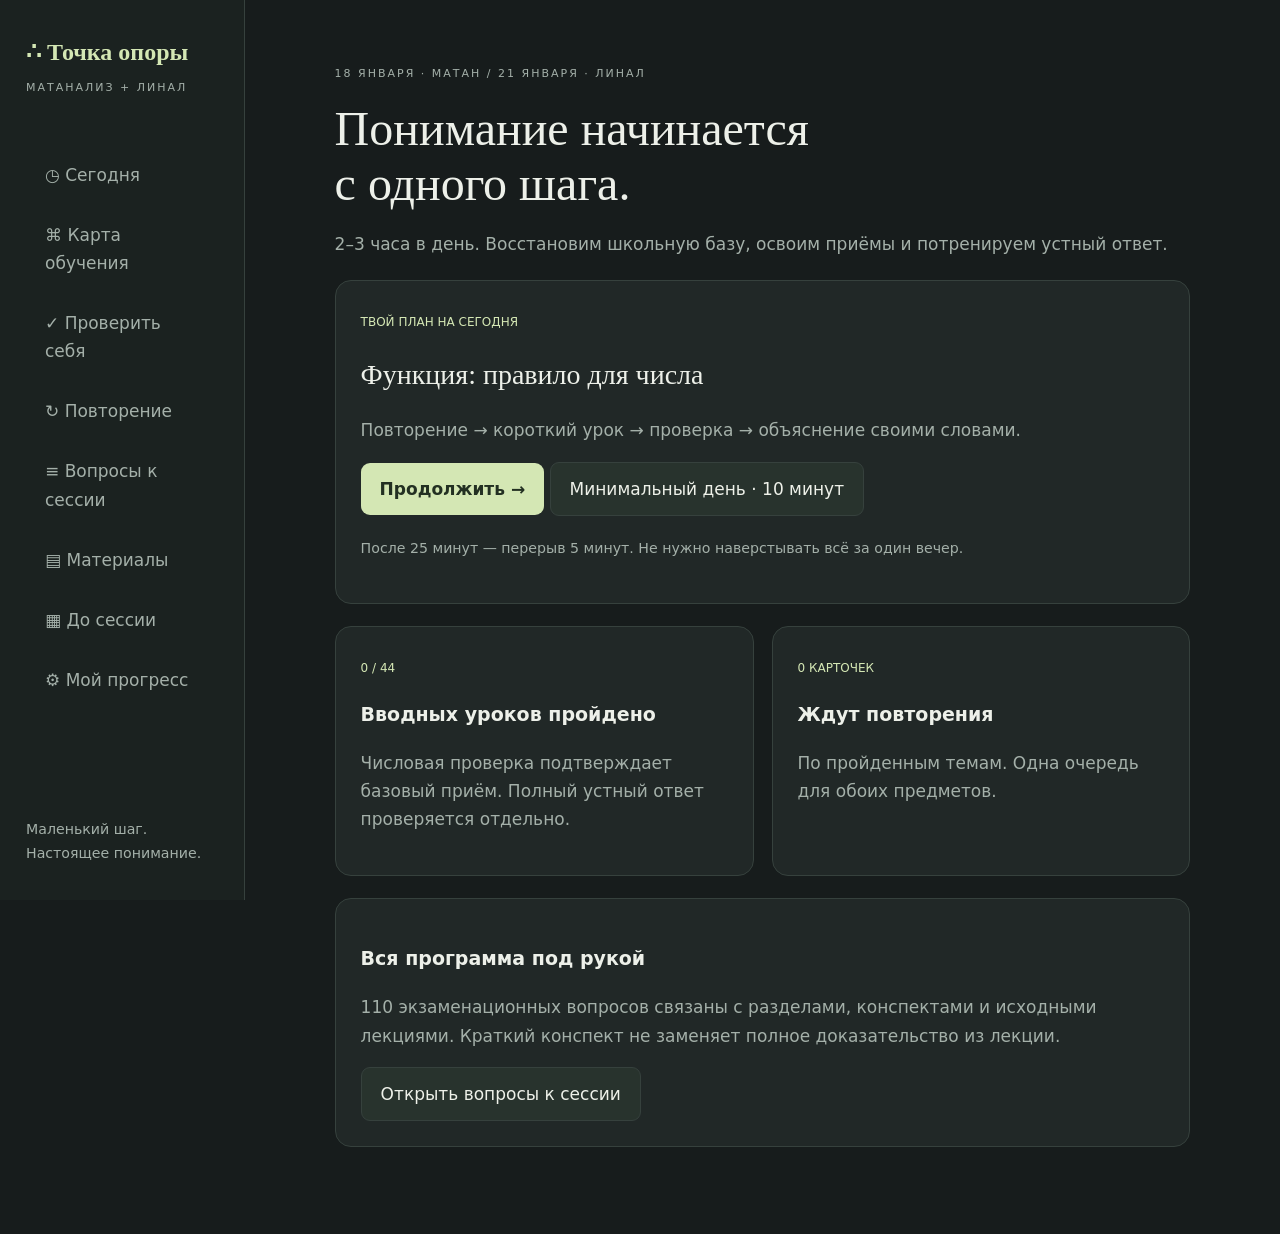
<file: index.html>
<!doctype html><html lang="ru"><meta charset="utf-8"><meta name="viewport" content="width=device-width, initial-scale=1"><title>Точка опоры — учебник</title><link rel="stylesheet" href="style.css"><body><aside><a class="brand" href="#">∴ Точка опоры</a><p>МАТАНАЛИЗ + ЛИНАЛ</p><nav><button data-view="home">◷ Сегодня</button><button data-view="map">⌘ Карта обучения</button><button data-view="practice">✓ Проверить себя</button><button data-view="review">↻ Повторение</button><button data-view="exams">≡ Вопросы к сессии</button><button data-view="sources">▤ Материалы</button><button data-view="plan">▦ До сессии</button><button data-view="settings">⚙ Мой прогресс</button></nav><small>Маленький шаг.<br>Настоящее понимание.</small></aside><p id="status" role="status" aria-live="polite"></p><main id="main"></main><dialog id="help"><h2>Разберём непонятное</h2><p>Контекст урока уже добавлен. Напиши вопрос и скопируй сообщение в свой чат GPT или Claude.</p><textarea id="prompt" rows="12"></textarea><button id="copy">Скопировать</button><button id="close">Закрыть</button><p id="copyStatus" role="status"></p></dialog><script src="math.js"></script><script src="core.js"></script><script src="app.js"></script></body></html>
</file>
<file: style.css>
:root{color-scheme:dark;--bg:#171c1c;--panel:#212827;--line:#36413d;--muted:#a4b0a9;--accent:#d4e7b4}*{box-sizing:border-box}body{margin:0;background:var(--bg);color:#edf0e9;font:17px/1.65 system-ui,sans-serif}aside{position:fixed;width:245px;padding:38px 26px;height:100vh;border-right:1px solid var(--line);background:#1b2220}.brand{font: bold 24px Georgia;color:var(--accent);text-decoration:none}aside p,.eyebrow{font-size:11px;letter-spacing:2px;color:var(--muted)}nav{margin-top:52px;display:grid;gap:8px}nav button{text-align:left;background:transparent;border:0;color:var(--muted)}aside small{position:absolute;bottom:35px;color:var(--muted)}main{max-width:1120px;margin-left:245px;padding:65px 7vw}h1{font:48px/1.15 Georgia;margin:18px 0}h2{font:28px/1.3 Georgia}h3{font-size:19px}p{color:var(--muted)}button,.button{font:inherit;cursor:pointer;padding:12px 19px;border:1px solid var(--line);border-radius:9px;background:#28332d;color:#eef1e9;text-decoration:none}button:hover{border-color:var(--accent)}button:disabled{opacity:.45;cursor:default}.primary{background:var(--accent);color:#233022;border:0;font-weight:650}.card{background:var(--panel);border:1px solid var(--line);border-radius:16px;padding:25px;margin:22px 0}.grid{display:grid;grid-template-columns:1fr 1fr;gap:18px}.grid .card{margin:0}.tag{font-size:12px;color:var(--accent)}.row{display:flex;align-items:center;justify-content:space-between;gap:20px;padding:17px 0;border-bottom:1px solid var(--line)}.row a{color:var(--accent)}input,textarea{background:#151b18;color:#fff;border:1px solid #657268;border-radius:7px;padding:12px;font:inherit;max-width:100%}textarea{width:100%}progress{width:100%;accent-color:var(--accent)}dialog{background:var(--panel);color:white;border:1px solid var(--line);border-radius:16px;max-width:650px}dialog::backdrop{background:#0009}.feedback{color:var(--accent)}footer{margin-top:40px;color:var(--muted);font-size:13px}a{color:var(--accent)}@media(max-width:800px){aside{position:static;width:auto;height:auto;padding:18px}aside small{display:none}nav{display:flex;flex-wrap:wrap;margin-top:18px;gap:2px}nav button{padding:7px;font-size:13px}main{margin:0;padding:26px 20px}h1{font-size:38px}.grid{grid-template-columns:1fr}.row{flex-wrap:wrap}}
/* Math stays readable in prose and scrolls locally for wide matrices. */
math{font-family:"STIX Two Math","Cambria Math","Latin Modern Math",math;font-size:1.22em;color:#f0f4df;math-style:normal;margin-inline:.16em;line-height:1.7}mfrac{font-size:1.08em}mtable{padding:.25em .4em}.card:has(math){line-height:2}.card p:has(mtable),.card h3:has(mtable){overflow-x:auto;padding-block:12px}.feedback math{color:var(--accent)}.card h3 math{font-weight:normal}details[open]{padding:14px 18px;border-left:2px solid #8fa477;background:#19221d;border-radius:6px}summary{cursor:pointer;color:var(--accent)}#feedback{padding-block:8px}#answer{width:180px;font-size:22px}#answerForm{display:flex;flex-wrap:wrap;gap:12px;align-items:center}@media(max-width:600px){math{font-size:1.13em}.card{padding:20px}.card h3{font-size:17px}}
select{font:inherit;background:var(--panel);color:#edf0e9;padding:10px;border:1px solid var(--line);border-radius:8px}.links{display:flex;flex-wrap:wrap;gap:10px}.source-text{white-space:pre-wrap;overflow-wrap:anywhere;font:15px/1.7 system-ui;color:var(--muted)}.hint{font-size:14px;color:var(--muted)}.formula{padding:20px;overflow-x:auto;text-align:center;border:1px solid var(--line);border-radius:10px;background:#17201a}.formula math{font-size:1.6em}input[type=checkbox]{width:20px;height:20px;accent-color:var(--accent);vertical-align:middle}#status:empty{display:none}#status{position:fixed;bottom:10px;left:260px;right:20px;background:#344333;padding:12px;border-radius:8px;z-index:10;font-size:14px}summary{overflow-wrap:anywhere}button:focus-visible,a:focus-visible,input:focus-visible,textarea:focus-visible,summary:focus-visible{outline:3px solid #cbe8a4;outline-offset:4px}.row>div{min-width:0}.row button{margin:3px}footer{overflow-wrap:anywhere}@media(max-width:800px){#status{left:12px}nav{margin-top:12px}aside{padding-bottom:12px}.row{display:block}.row>div+div{margin-top:12px}}
</file>
